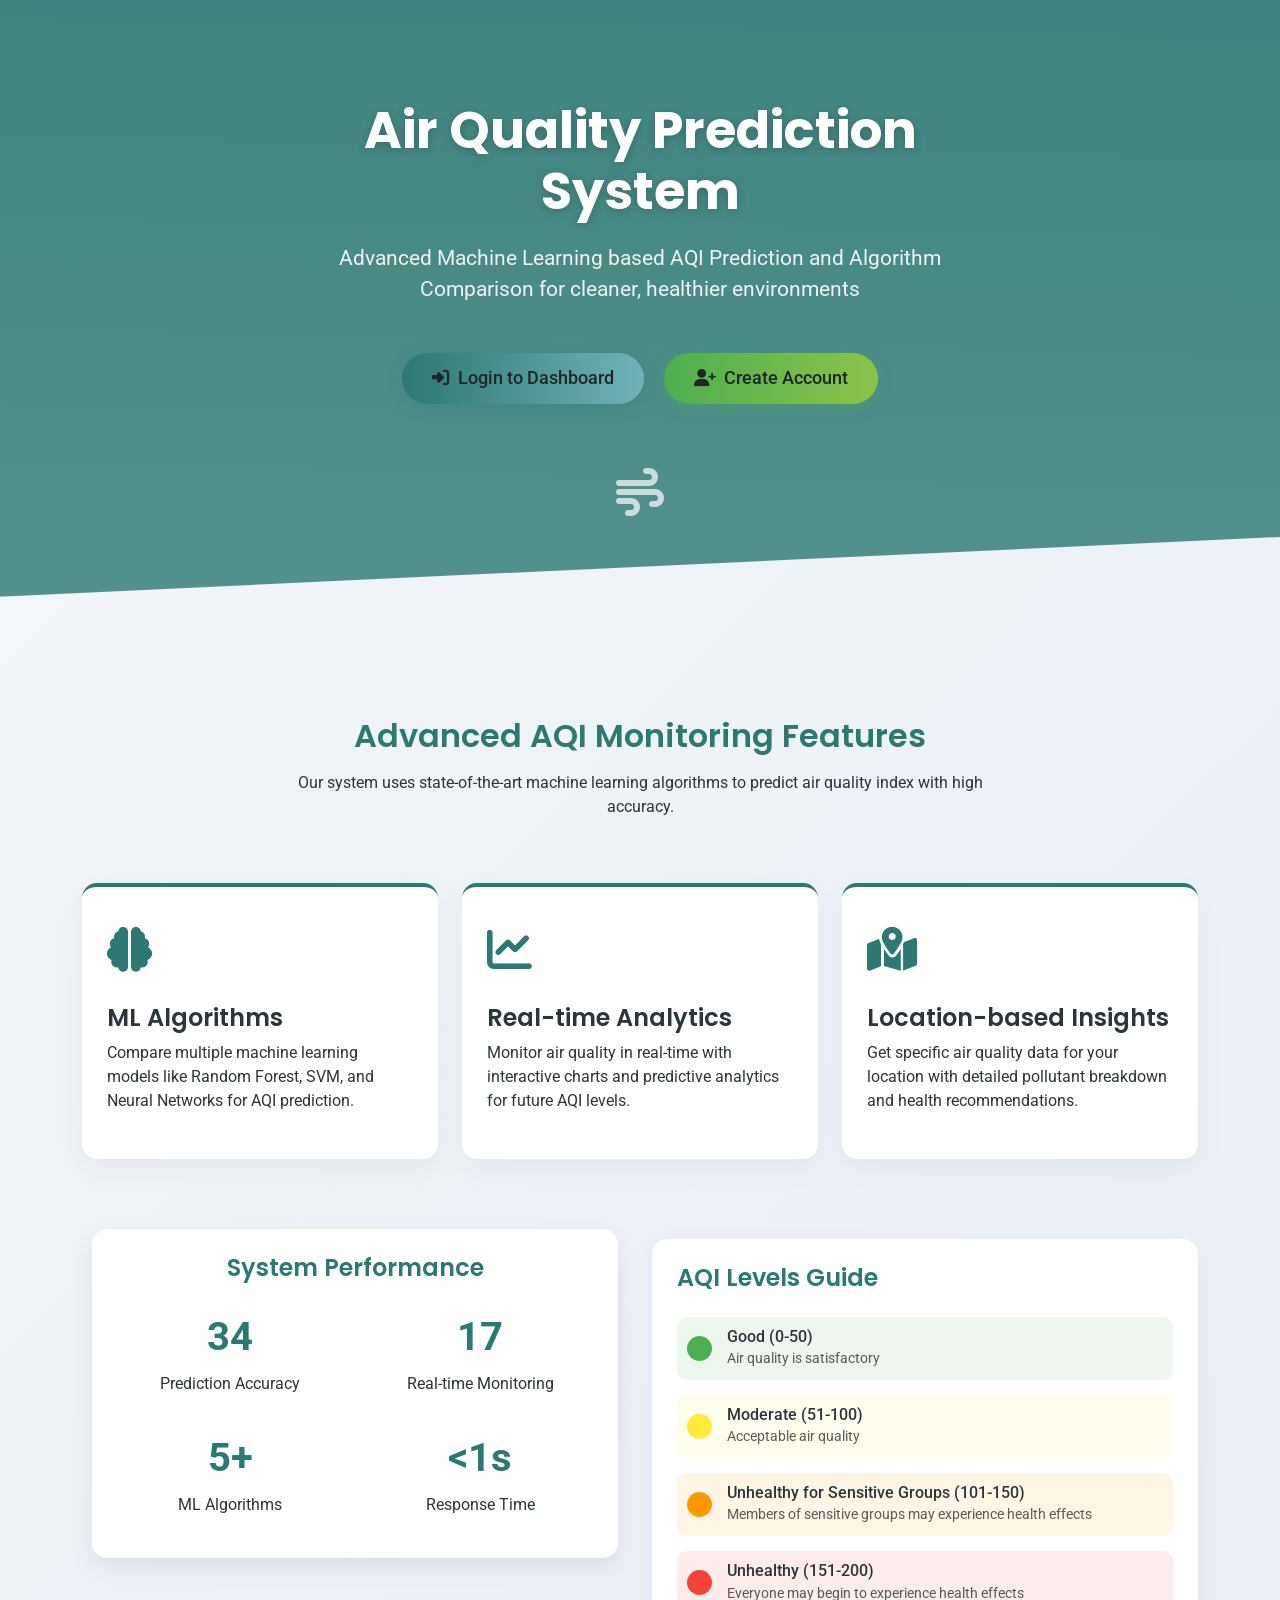
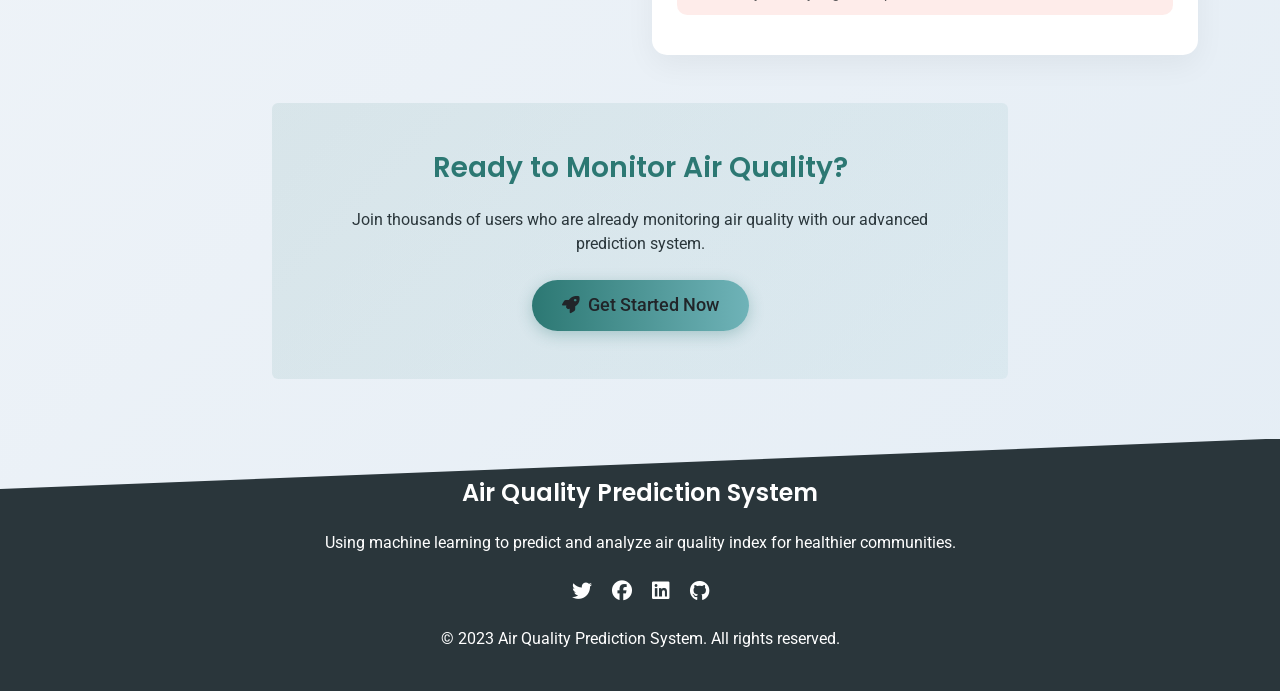
<file: index.html>
<!DOCTYPE html>
<html lang="en">
<head>
    <meta charset="UTF-8">
    <meta name="viewport" content="width=device-width, initial-scale=1.0">
    <title>Air Quality Prediction | AQI Monitoring System</title>
    <link rel="stylesheet" href="https://cdn.jsdelivr.net/npm/bootstrap@5.3.2/dist/css/bootstrap.min.css">
    <link rel="stylesheet" href="https://cdnjs.cloudflare.com/ajax/libs/font-awesome/6.4.2/css/all.min.css">
    <link href="https://fonts.googleapis.com/css2?family=Poppins:wght@300;400;500;600;700&family=Roboto:wght@300;400;500&display=swap" rel="stylesheet">
    <style>
        :root {
            --primary-color: #2c7873;
            --secondary-color: #6fb3b8;
            --accent-color: #ff9a3d;
            --light-color: #f7f9fb;
            --dark-color: #2a363b;
        }
        
        * {
            margin: 0;
            padding: 0;
            box-sizing: border-box;
        }
        
        body {
            font-family: 'Roboto', sans-serif;
            background: linear-gradient(135deg, #f5f7fa 0%, #e4edf5 100%);
            color: var(--dark-color);
            min-height: 100vh;
            overflow-x: hidden;
        }
        
        .header-section {
            background: linear-gradient(rgba(44, 120, 115, 0.9), rgba(44, 120, 115, 0.8)), url('https://images.unsplash.com/photo-1589652717521-10c0d092dea9?ixlib=rb-1.2.1&auto=format&fit=crop&w=1950&q=80');
            background-size: cover;
            background-position: center;
            color: white;
            padding: 100px 0 80px;
            clip-path: polygon(0 0, 100% 0, 100% 90%, 0 100%);
            margin-bottom: 60px;
        }
        
        h1, h2, h3, h4, h5 {
            font-family: 'Poppins', sans-serif;
            font-weight: 600;
        }
        
        .main-title {
            font-size: 3.2rem;
            font-weight: 700;
            margin-bottom: 20px;
            text-shadow: 0 2px 10px rgba(0, 0, 0, 0.2);
        }
        
        .tagline {
            font-size: 1.3rem;
            margin-bottom: 40px;
            opacity: 0.9;
            max-width: 700px;
            margin-left: auto;
            margin-right: auto;
        }
        
        .features-section {
            padding: 60px 0;
        }
        
        .feature-card {
            background: white;
            border-radius: 15px;
            padding: 30px 25px;
            box-shadow: 0 10px 30px rgba(0, 0, 0, 0.05);
            transition: transform 0.3s ease, box-shadow 0.3s ease;
            height: 100%;
            border-top: 4px solid var(--primary-color);
        }
        
        .feature-card:hover {
            transform: translateY(-10px);
            box-shadow: 0 15px 35px rgba(0, 0, 0, 0.1);
        }
        
        .feature-icon {
            font-size: 2.8rem;
            color: var(--primary-color);
            margin-bottom: 20px;
        }
        
        .btn-primary-custom {
            background: linear-gradient(to right, var(--primary-color), var(--secondary-color));
            border: none;
            padding: 12px 30px;
            border-radius: 50px;
            font-weight: 500;
            font-size: 1.1rem;
            transition: all 0.3s ease;
            box-shadow: 0 4px 15px rgba(44, 120, 115, 0.3);
        }
        
        .btn-primary-custom:hover {
            transform: translateY(-3px);
            box-shadow: 0 7px 20px rgba(44, 120, 115, 0.4);
            background: linear-gradient(to right, #266a66, #5fa1a6);
        }
        
        .btn-success-custom {
            background: linear-gradient(to right, #4CAF50, #8BC34A);
            border: none;
            padding: 12px 30px;
            border-radius: 50px;
            font-weight: 500;
            font-size: 1.1rem;
            transition: all 0.3s ease;
            box-shadow: 0 4px 15px rgba(76, 175, 80, 0.3);
        }
        
        .btn-success-custom:hover {
            transform: translateY(-3px);
            box-shadow: 0 7px 20px rgba(76, 175, 80, 0.4);
            background: linear-gradient(to right, #43A047, #7CB342);
        }
        
        .aqi-visualization {
            background: white;
            border-radius: 15px;
            padding: 25px;
            box-shadow: 0 10px 30px rgba(0, 0, 0, 0.05);
            margin-top: 20px;
        }
        
        .aqi-level {
            display: flex;
            align-items: center;
            margin-bottom: 15px;
            padding: 10px;
            border-radius: 10px;
        }
        
        .aqi-color {
            width: 25px;
            height: 25px;
            border-radius: 50%;
            margin-right: 15px;
        }
        
        .footer-section {
            background: var(--dark-color);
            color: white;
            padding: 40px 0;
            margin-top: 60px;
            clip-path: polygon(0 20%, 100% 0, 100% 100%, 0 100%);
        }
        
        .pulse-animation {
            animation: pulse 2s infinite;
        }
        
        @keyframes pulse {
            0% { transform: scale(1); }
            50% { transform: scale(1.05); }
            100% { transform: scale(1); }
        }
        
        .floating-element {
            animation: float 6s ease-in-out infinite;
        }
        
        @keyframes float {
            0% { transform: translateY(0px); }
            50% { transform: translateY(-15px); }
            100% { transform: translateY(0px); }
        }
        
        .stats-box {
            background: white;
            border-radius: 15px;
            padding: 25px;
            box-shadow: 0 10px 25px rgba(0, 0, 0, 0.08);
            text-align: center;
            margin: 10px;
        }
        
        .stat-number {
            font-size: 2.5rem;
            font-weight: 700;
            color: var(--primary-color);
            margin-bottom: 5px;
        }
        
        @media (max-width: 768px) {
            .main-title {
                font-size: 2.5rem;
            }
            
            .header-section {
                padding: 70px 0 50px;
            }
        }
    </style>
</head>
<body>
    <!-- Header Section -->
    <div class="header-section text-center">
        <div class="container">
            <div class="row justify-content-center">
                <div class="col-lg-10 col-xl-8">
                    <h1 class="main-title">Air Quality Prediction System</h1>
                    <p class="tagline">Advanced Machine Learning based AQI Prediction and Algorithm Comparison for cleaner, healthier environments</p>
                    
                    <div class="mt-5">
                        <a href="/login" class="btn btn-primary-custom me-3 mb-3">
                            <i class="fas fa-sign-in-alt me-2"></i>Login to Dashboard
                        </a>
                        <a href="/register" class="btn btn-success-custom mb-3">
                            <i class="fas fa-user-plus me-2"></i>Create Account
                        </a>
                    </div>
                    
                    <div class="mt-5 floating-element">
                        <i class="fas fa-wind fa-3x" style="opacity: 0.7;"></i>
                    </div>
                </div>
            </div>
        </div>
    </div>
    
    <!-- Features Section -->
    <div class="features-section">
        <div class="container">
            <div class="row justify-content-center mb-5">
                <div class="col-md-8 text-center">
                    <h2 class="mb-3" style="color: var(--primary-color);">Advanced AQI Monitoring Features</h2>
                    <p>Our system uses state-of-the-art machine learning algorithms to predict air quality index with high accuracy.</p>
                </div>
            </div>
            
            <div class="row g-4">
                <div class="col-md-4">
                    <div class="feature-card">
                        <div class="feature-icon">
                            <i class="fas fa-brain"></i>
                        </div>
                        <h4>ML Algorithms</h4>
                        <p>Compare multiple machine learning models like Random Forest, SVM, and Neural Networks for AQI prediction.</p>
                    </div>
                </div>
                
                <div class="col-md-4">
                    <div class="feature-card">
                        <div class="feature-icon">
                            <i class="fas fa-chart-line"></i>
                        </div>
                        <h4>Real-time Analytics</h4>
                        <p>Monitor air quality in real-time with interactive charts and predictive analytics for future AQI levels.</p>
                    </div>
                </div>
                
                <div class="col-md-4">
                    <div class="feature-card">
                        <div class="feature-icon">
                            <i class="fas fa-map-marked-alt"></i>
                        </div>
                        <h4>Location-based Insights</h4>
                        <p>Get specific air quality data for your location with detailed pollutant breakdown and health recommendations.</p>
                    </div>
                </div>
            </div>
        </div>
    </div>
    
    <!-- Stats & AQI Visualization -->
    <div class="container">
        <div class="row g-4">
            <div class="col-md-6">
                <div class="stats-box">
                    <h4 class="mb-4" style="color: var(--primary-color);">System Performance</h4>
                    <div class="row">
                        <div class="col-6">
                            <div class="stat-number">95%</div>
                            <p>Prediction Accuracy</p>
                        </div>
                        <div class="col-6">
                            <div class="stat-number">24/7</div>
                            <p>Real-time Monitoring</p>
                        </div>
                    </div>
                    <div class="row mt-3">
                        <div class="col-6">
                            <div class="stat-number">5+</div>
                            <p>ML Algorithms</p>
                        </div>
                        <div class="col-6">
                            <div class="stat-number">&lt;1s</div>
                            <p>Response Time</p>
                        </div>
                    </div>
                </div>
            </div>
            
            <div class="col-md-6">
                <div class="aqi-visualization">
                    <h4 class="mb-4" style="color: var(--primary-color);">AQI Levels Guide</h4>
                    
                    <div class="aqi-level" style="background-color: rgba(76, 175, 80, 0.1);">
                        <div class="aqi-color" style="background-color: #4CAF50;"></div>
                        <div>
                            <h6 class="mb-0">Good (0-50)</h6>
                            <small class="text-muted">Air quality is satisfactory</small>
                        </div>
                    </div>
                    
                    <div class="aqi-level" style="background-color: rgba(255, 235, 59, 0.1);">
                        <div class="aqi-color" style="background-color: #FFEB3B;"></div>
                        <div>
                            <h6 class="mb-0">Moderate (51-100)</h6>
                            <small class="text-muted">Acceptable air quality</small>
                        </div>
                    </div>
                    
                    <div class="aqi-level" style="background-color: rgba(255, 152, 0, 0.1);">
                        <div class="aqi-color" style="background-color: #FF9800;"></div>
                        <div>
                            <h6 class="mb-0">Unhealthy for Sensitive Groups (101-150)</h6>
                            <small class="text-muted">Members of sensitive groups may experience health effects</small>
                        </div>
                    </div>
                    
                    <div class="aqi-level" style="background-color: rgba(244, 67, 54, 0.1);">
                        <div class="aqi-color" style="background-color: #F44336;"></div>
                        <div>
                            <h6 class="mb-0">Unhealthy (151-200)</h6>
                            <small class="text-muted">Everyone may begin to experience health effects</small>
                        </div>
                    </div>
                </div>
            </div>
        </div>
        
        <!-- Call to Action -->
        <div class="row justify-content-center mt-5">
            <div class="col-md-8 text-center">
                <div class="p-5 rounded" style="background: linear-gradient(135deg, rgba(44, 120, 115, 0.1) 0%, rgba(111, 179, 184, 0.1) 100%);">
                    <h3 class="mb-4" style="color: var(--primary-color);">Ready to Monitor Air Quality?</h3>
                    <p class="mb-4">Join thousands of users who are already monitoring air quality with our advanced prediction system.</p>
                    <a href="/register" class="btn btn-primary-custom pulse-animation">
                        <i class="fas fa-rocket me-2"></i>Get Started Now
                    </a>
                </div>
            </div>
        </div>
    </div>
    
    <!-- Footer -->
    <div class="footer-section">
        <div class="container text-center">
            <div class="row">
                <div class="col-md-8 mx-auto">
                    <h4 class="mb-4">Air Quality Prediction System</h4>
                    <p class="mb-4">Using machine learning to predict and analyze air quality index for healthier communities.</p>
                    <div class="mb-4">
                        <a href="#" class="text-white me-3"><i class="fab fa-twitter fa-lg"></i></a>
                        <a href="#" class="text-white me-3"><i class="fab fa-facebook fa-lg"></i></a>
                        <a href="#" class="text-white me-3"><i class="fab fa-linkedin fa-lg"></i></a>
                        <a href="#" class="text-white"><i class="fab fa-github fa-lg"></i></a>
                    </div>
                    <p class="mb-0">&copy; 2023 Air Quality Prediction System. All rights reserved.</p>
                </div>
            </div>
        </div>
    </div>

    <script src="https://cdn.jsdelivr.net/npm/bootstrap@5.3.2/dist/js/bootstrap.bundle.min.js"></script>
    <script>
        // Add some interactive effects
        document.addEventListener('DOMContentLoaded', function() {
            // Add hover effect to feature cards
            const featureCards = document.querySelectorAll('.feature-card');
            featureCards.forEach(card => {
                card.addEventListener('mouseenter', function() {
                    this.style.transform = 'translateY(-10px)';
                });
                
                card.addEventListener('mouseleave', function() {
                    this.style.transform = 'translateY(0)';
                });
            });
            
            // Animate stats numbers on scroll
            const animateNumbers = () => {
                const statNumbers = document.querySelectorAll('.stat-number');
                statNumbers.forEach(stat => {
                    const originalText = stat.textContent;
                    stat.textContent = '0';
                    
                    const updateNumber = () => {
                        const target = parseInt(originalText);
                        const current = parseInt(stat.textContent);
                        const increment = Math.ceil(target / 50);
                        
                        if (current < target) {
                            stat.textContent = current + increment;
                            setTimeout(updateNumber, 30);
                        } else {
                            stat.textContent = originalText;
                        }
                    };
                    
                    // Trigger animation when element is in viewport
                    const observer = new IntersectionObserver((entries) => {
                        entries.forEach(entry => {
                            if (entry.isIntersecting) {
                                updateNumber();
                                observer.unobserve(entry.target);
                            }
                        });
                    });
                    
                    observer.observe(stat);
                });
            };
            
            // Trigger number animation on page load
            setTimeout(animateNumbers, 500);
        });
    </script>
</body>
</html>
</file>
